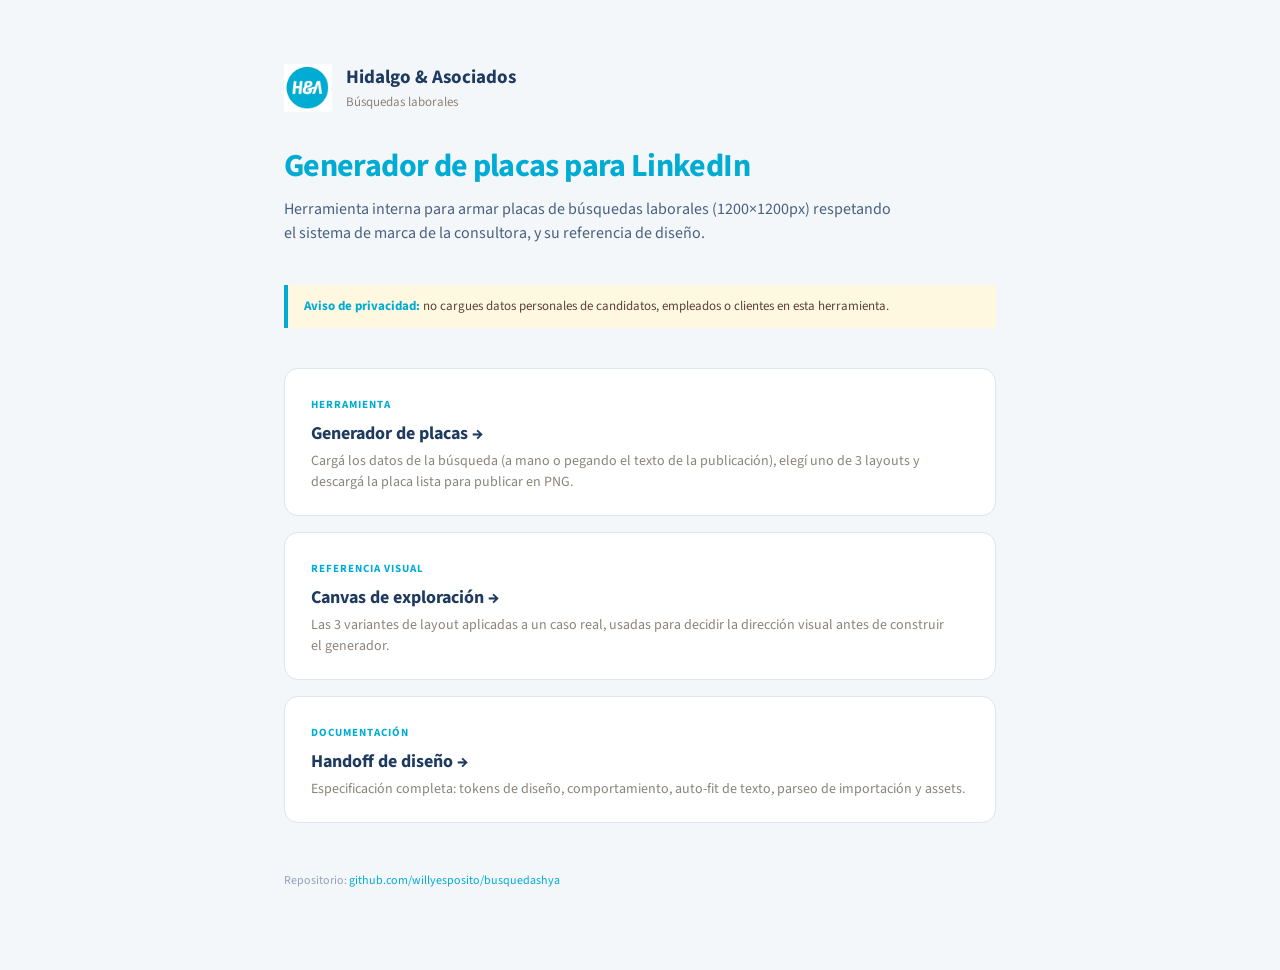
<file: index.html>
<!DOCTYPE html>
<html lang="es">
<head>
<meta charset="utf-8">
<meta name="viewport" content="width=device-width, initial-scale=1">
<title>Búsquedas H&A — Generador de placas LinkedIn</title>
<link rel="stylesheet" href="_ds/colors_and_type.css">
<style>
  body { background: #F4F7FA; font-family: 'Source Sans Pro', Arial, sans-serif; }
  .wrap { max-width: 760px; margin: 0 auto; padding: 64px 24px 80px 24px; }
  .brand { display: flex; align-items: center; gap: 14px; margin-bottom: 36px; }
  .brand img { width: 48px; height: 48px; }
  .brand div { font-size: 13px; color: #8C837B; }
  .brand strong { display: block; font-size: 19px; color: #1E3A5F; font-weight: 700; }
  h1 { font-size: 32px; font-weight: 700; color: #00ACD4; line-height: 1.15; margin-bottom: 12px; }
  .lede { font-size: 16px; color: #4A6080; line-height: 1.5; max-width: 620px; margin-bottom: 40px; }
  .notice {
    background: #FFF8E1; border-left: 4px solid #00ACD4; padding: 12px 16px;
    font-size: 13px; color: #5D4037; line-height: 1.5; margin-bottom: 40px;
  }
  .notice strong { color: #00ACD4; }
  .cards { display: flex; flex-direction: column; gap: 16px; }
  .card {
    display: block; text-decoration: none; background: #FFFFFF; border: 1px solid #DDE5EF;
    border-radius: 14px; padding: 22px 26px; transition: border-color 0.2s, box-shadow 0.2s;
  }
  .card:hover { border-color: #00ACD4; box-shadow: 0 4px 16px rgba(30,58,95,0.10); }
  .card .tag {
    display: inline-block; font-size: 11px; font-weight: 700; text-transform: uppercase;
    letter-spacing: 0.09em; color: #00ACD4; margin-bottom: 8px;
  }
  .card h2 { font-size: 18px; font-weight: 700; color: #1E3A5F; margin-bottom: 6px; }
  .card p { font-size: 14px; color: #8C837B; line-height: 1.5; }
  .footer-note { margin-top: 48px; font-size: 12px; color: #8FA3BA; line-height: 1.6; }
  .footer-note a { color: #00ACD4; }
</style>
</head>
<body>
<div class="wrap">
  <div class="brand">
    <img src="assets/logo-consultora.png" alt="H&amp;A">
    <div><strong>Hidalgo &amp; Asociados</strong>Búsquedas laborales</div>
  </div>

  <h1>Generador de placas para LinkedIn</h1>
  <p class="lede">Herramienta interna para armar placas de búsquedas laborales (1200×1200px) respetando el sistema de marca de la consultora, y su referencia de diseño.</p>

  <div class="notice"><strong>Aviso de privacidad:</strong> no cargues datos personales de candidatos, empleados o clientes en esta herramienta.</div>

  <div class="cards">
    <a class="card" href="generador-de-placas.html">
      <div class="tag">Herramienta</div>
      <h2>Generador de placas &rarr;</h2>
      <p>Cargá los datos de la búsqueda (a mano o pegando el texto de la publicación), elegí uno de 3 layouts y descargá la placa lista para publicar en PNG.</p>
    </a>
    <a class="card" href="publicaciones-linkedin.html">
      <div class="tag">Referencia visual</div>
      <h2>Canvas de exploración &rarr;</h2>
      <p>Las 3 variantes de layout aplicadas a un caso real, usadas para decidir la dirección visual antes de construir el generador.</p>
    </a>
    <a class="card" href="README.md">
      <div class="tag">Documentación</div>
      <h2>Handoff de diseño &rarr;</h2>
      <p>Especificación completa: tokens de diseño, comportamiento, auto-fit de texto, parseo de importación y assets.</p>
    </a>
  </div>

  <div class="footer-note">Repositorio: <a href="https://github.com/willyesposito/busquedashya">github.com/willyesposito/busquedashya</a></div>
</div>
</body>
</html>
</file>
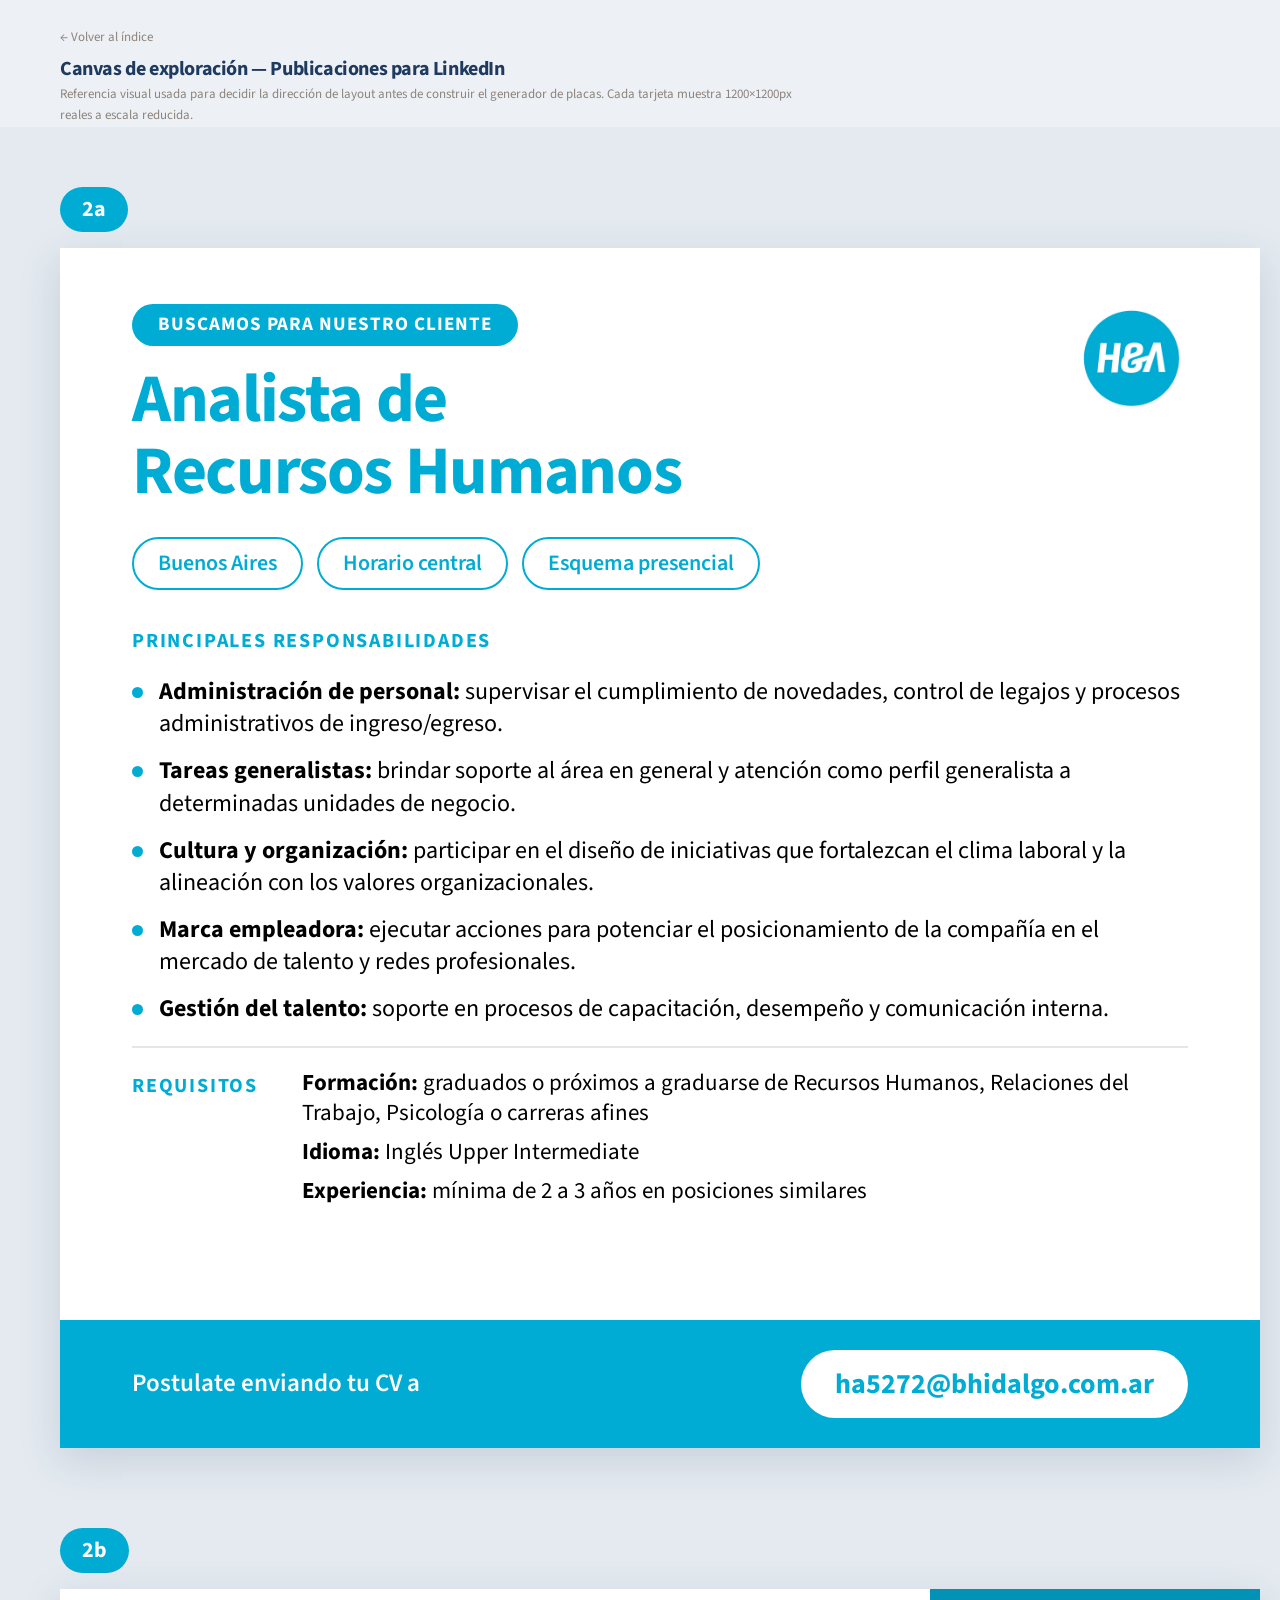
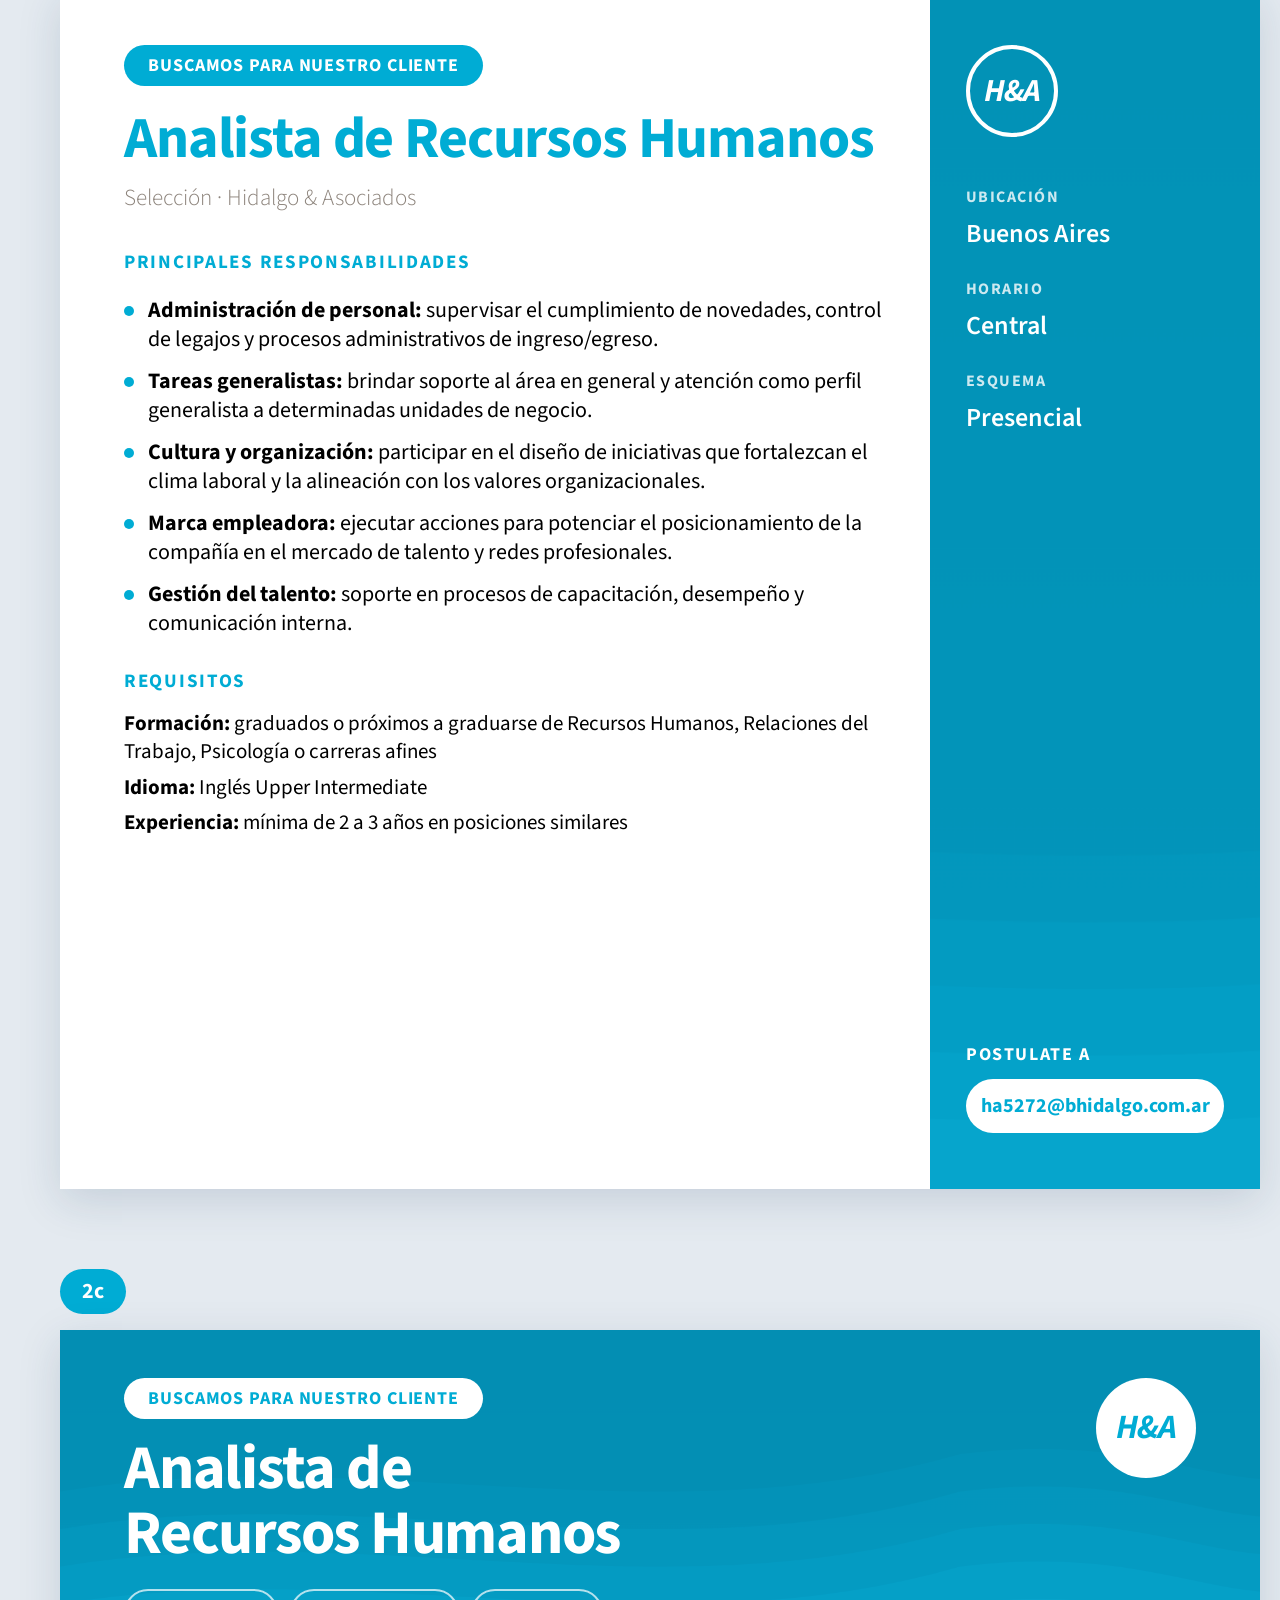
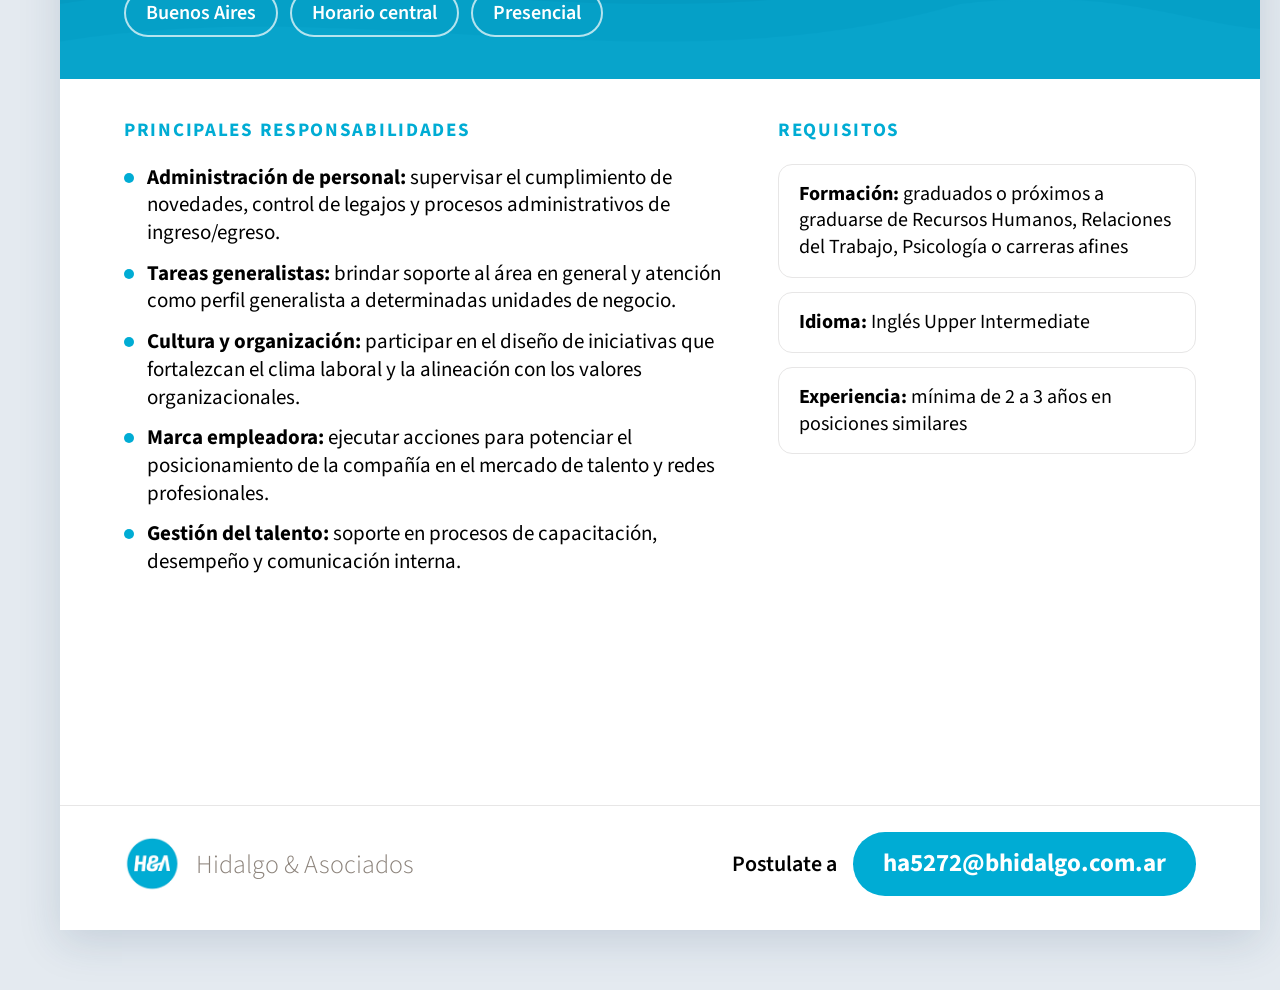
<file: publicaciones-linkedin.html>
<!DOCTYPE html>
<html lang="es">
<head>
<meta charset="utf-8">
<meta name="viewport" content="width=device-width, initial-scale=1">
<title>Publicaciones LinkedIn · Referencia visual · Hidalgo &amp; Asociados</title>
<link rel="stylesheet" href="_ds/colors_and_type.css">
<style>
  body { background: #EDF1F5; }
  .page-header { padding: 24px 60px 0 60px; font-family: 'Source Sans Pro', Arial, sans-serif; }
  .page-header a { font-size: 13px; color: #8C837B; text-decoration: none; }
  .page-header a:hover { color: #00ACD4; }
  .page-header h1 { font-size: 20px; font-weight: 700; color: #1E3A5F; margin-top: 10px; }
  .page-header p { font-size: 13px; color: #8C837B; margin-top: 4px; max-width: 760px; }
</style>
</head>
<body>
<div class="page-header">
  <a href="index.html">&larr; Volver al índice</a>
  <h1>Canvas de exploración — Publicaciones para LinkedIn</h1>
  <p>Referencia visual usada para decidir la dirección de layout antes de construir el <a href="generador-de-placas.html">generador de placas</a>. Cada tarjeta muestra 1200×1200px reales a escala reducida.</p>
</div>
<section data-screen-label="Turno 2 — Contenido completo" style="display:flex; flex-wrap:wrap; gap:80px; padding:60px; align-items:flex-start; background:#E4EAF0;">

  <!-- ═══════════ OPCIÓN 2a — Clásica blanca, contenido completo ═══════════ -->
  <div id="2a" style="display:flex; flex-direction:column; gap:16px;">
    <a href="#2a" style="display:inline-flex; align-self:flex-start; background:#00ACD4; color:#FFFFFF; font-family:'Source Sans Pro',Arial,sans-serif; font-weight:700; font-size:22px; padding:6px 22px; border-radius:9999px; text-decoration:none;">2a</a>
    <div data-screen-label="Opción 2a" style="width:1200px; height:1200px; background:#FFFFFF; position:relative; overflow:hidden; font-family:'Source Sans Pro',Arial,sans-serif; box-shadow:0 12px 40px rgba(30,58,95,0.15); display:flex; flex-direction:column;">
      <div style="padding:56px 72px 0 72px; display:flex; justify-content:space-between; align-items:flex-start;">
        <div style="display:flex; flex-direction:column; gap:18px;">
          <div style="display:inline-flex; align-self:flex-start; background:#00ACD4; color:#FFFFFF; border-radius:9999px; padding:7px 26px; font-size:19px; font-weight:700; letter-spacing:0.05em; text-transform:uppercase;">Buscamos para nuestro cliente</div>
          <div style="font-size:68px; font-weight:700; line-height:1.05; letter-spacing:-0.02em; color:#00ACD4;">Analista de<br>Recursos Humanos</div>
        </div>
        <img src="assets/logo-consultora.png" alt="H&amp;A" style="width:110px; height:110px;">
      </div>
      <div style="margin:30px 72px 0 72px; display:flex; gap:14px;">
        <div style="border:2px solid #00ACD4; color:#00ACD4; border-radius:9999px; padding:8px 24px; font-size:22px; font-weight:600;">Buenos Aires</div>
        <div style="border:2px solid #00ACD4; color:#00ACD4; border-radius:9999px; padding:8px 24px; font-size:22px; font-weight:600;">Horario central</div>
        <div style="border:2px solid #00ACD4; color:#00ACD4; border-radius:9999px; padding:8px 24px; font-size:22px; font-weight:600;">Esquema presencial</div>
      </div>
      <div style="flex:1; padding:36px 72px 0 72px; display:flex; flex-direction:column; gap:20px;">
        <div style="font-size:20px; font-weight:700; text-transform:uppercase; letter-spacing:0.09em; color:#00ACD4;">Principales responsabilidades</div>
        <div style="display:flex; flex-direction:column; gap:15px; font-size:24px; line-height:1.34; color:#000000;">
          <div style="display:flex; gap:16px;"><div style="width:11px; height:11px; border-radius:50%; background:#00ACD4; margin-top:11px; flex-shrink:0;"></div><div><strong>Administración de personal:</strong> supervisar el cumplimiento de novedades, control de legajos y procesos administrativos de ingreso/egreso.</div></div>
          <div style="display:flex; gap:16px;"><div style="width:11px; height:11px; border-radius:50%; background:#00ACD4; margin-top:11px; flex-shrink:0;"></div><div><strong>Tareas generalistas:</strong> brindar soporte al área en general y atención como perfil generalista a determinadas unidades de negocio.</div></div>
          <div style="display:flex; gap:16px;"><div style="width:11px; height:11px; border-radius:50%; background:#00ACD4; margin-top:11px; flex-shrink:0;"></div><div><strong>Cultura y organización:</strong> participar en el diseño de iniciativas que fortalezcan el clima laboral y la alineación con los valores organizacionales.</div></div>
          <div style="display:flex; gap:16px;"><div style="width:11px; height:11px; border-radius:50%; background:#00ACD4; margin-top:11px; flex-shrink:0;"></div><div><strong>Marca empleadora:</strong> ejecutar acciones para potenciar el posicionamiento de la compañía en el mercado de talento y redes profesionales.</div></div>
          <div style="display:flex; gap:16px;"><div style="width:11px; height:11px; border-radius:50%; background:#00ACD4; margin-top:11px; flex-shrink:0;"></div><div><strong>Gestión del talento:</strong> soporte en procesos de capacitación, desempeño y comunicación interna.</div></div>
        </div>
        <div style="height:2px; background:#E7E6E6;"></div>
        <div style="display:flex; gap:44px;">
          <div style="font-size:20px; font-weight:700; text-transform:uppercase; letter-spacing:0.09em; color:#00ACD4; padding-top:3px; flex-shrink:0;">Requisitos</div>
          <div style="display:flex; flex-direction:column; gap:8px; font-size:23px; line-height:1.34; color:#000000;">
            <div><strong>Formación:</strong> graduados o próximos a graduarse de Recursos Humanos, Relaciones del Trabajo, Psicología o carreras afines</div>
            <div><strong>Idioma:</strong> Inglés Upper Intermediate</div>
            <div><strong>Experiencia:</strong> mínima de 2 a 3 años en posiciones similares</div>
          </div>
        </div>
      </div>
      <div style="background:#00ACD4; padding:30px 72px; display:flex; justify-content:space-between; align-items:center; margin-top:28px;">
        <div style="color:#FFFFFF; font-size:25px; font-weight:600;">Postulate enviando tu CV a</div>
        <div style="background:#FFFFFF; color:#00ACD4; border-radius:9999px; padding:13px 34px; font-size:28px; font-weight:700;">ha5272@bhidalgo.com.ar</div>
      </div>
    </div>
  </div>

  <!-- ═══════════ OPCIÓN 2b — Panel lateral celeste, contenido completo ═══════════ -->
  <div id="2b" style="display:flex; flex-direction:column; gap:16px;">
    <a href="#2b" style="display:inline-flex; align-self:flex-start; background:#00ACD4; color:#FFFFFF; font-family:'Source Sans Pro',Arial,sans-serif; font-weight:700; font-size:22px; padding:6px 22px; border-radius:9999px; text-decoration:none;">2b</a>
    <div data-screen-label="Opción 2b" style="width:1200px; height:1200px; background:#FFFFFF; position:relative; overflow:hidden; font-family:'Source Sans Pro',Arial,sans-serif; box-shadow:0 12px 40px rgba(30,58,95,0.15); display:flex;">
      <div style="flex:1; padding:56px 48px 52px 64px; display:flex; flex-direction:column;">
        <div style="display:inline-flex; align-self:flex-start; background:#00ACD4; color:#FFFFFF; border-radius:9999px; padding:7px 24px; font-size:18px; font-weight:700; letter-spacing:0.05em; text-transform:uppercase;">Buscamos para nuestro cliente</div>
        <div style="font-size:58px; font-weight:700; line-height:1.08; letter-spacing:-0.02em; color:#00ACD4; margin-top:22px;">Analista de Recursos Humanos</div>
        <div style="font-size:23px; font-weight:300; color:#8C837B; margin-top:10px;">Selección · Hidalgo &amp; Asociados</div>
        <div style="font-size:19px; font-weight:700; text-transform:uppercase; letter-spacing:0.09em; color:#00ACD4; margin-top:34px;">Principales responsabilidades</div>
        <div style="display:flex; flex-direction:column; gap:13px; font-size:22px; line-height:1.32; color:#000000; margin-top:18px;">
          <div style="display:flex; gap:14px;"><div style="width:10px; height:10px; border-radius:50%; background:#00ACD4; margin-top:10px; flex-shrink:0;"></div><div><strong>Administración de personal:</strong> supervisar el cumplimiento de novedades, control de legajos y procesos administrativos de ingreso/egreso.</div></div>
          <div style="display:flex; gap:14px;"><div style="width:10px; height:10px; border-radius:50%; background:#00ACD4; margin-top:10px; flex-shrink:0;"></div><div><strong>Tareas generalistas:</strong> brindar soporte al área en general y atención como perfil generalista a determinadas unidades de negocio.</div></div>
          <div style="display:flex; gap:14px;"><div style="width:10px; height:10px; border-radius:50%; background:#00ACD4; margin-top:10px; flex-shrink:0;"></div><div><strong>Cultura y organización:</strong> participar en el diseño de iniciativas que fortalezcan el clima laboral y la alineación con los valores organizacionales.</div></div>
          <div style="display:flex; gap:14px;"><div style="width:10px; height:10px; border-radius:50%; background:#00ACD4; margin-top:10px; flex-shrink:0;"></div><div><strong>Marca empleadora:</strong> ejecutar acciones para potenciar el posicionamiento de la compañía en el mercado de talento y redes profesionales.</div></div>
          <div style="display:flex; gap:14px;"><div style="width:10px; height:10px; border-radius:50%; background:#00ACD4; margin-top:10px; flex-shrink:0;"></div><div><strong>Gestión del talento:</strong> soporte en procesos de capacitación, desempeño y comunicación interna.</div></div>
        </div>
        <div style="font-size:19px; font-weight:700; text-transform:uppercase; letter-spacing:0.09em; color:#00ACD4; margin-top:30px;">Requisitos</div>
        <div style="display:flex; flex-direction:column; gap:8px; font-size:21px; line-height:1.32; color:#000000; margin-top:14px;">
          <div><strong>Formación:</strong> graduados o próximos a graduarse de Recursos Humanos, Relaciones del Trabajo, Psicología o carreras afines</div>
          <div><strong>Idioma:</strong> Inglés Upper Intermediate</div>
          <div><strong>Experiencia:</strong> mínima de 2 a 3 años en posiciones similares</div>
        </div>
      </div>
      <div style="width:330px; background:#00ACD4; position:relative; display:flex; flex-direction:column; padding:56px 36px; color:#FFFFFF;">
        <div style="position:absolute; inset:0; background-image:url('assets/bg-olas-apiladas.png'); background-size:cover; background-position:center; opacity:0.18;"></div>
        <div style="position:relative; display:flex; flex-direction:column; gap:32px; flex:1;">
          <div style="width:92px; height:92px; border-radius:50%; border:4px solid #FFFFFF; display:flex; align-items:center; justify-content:center; font-weight:700; font-style:italic; font-size:32px; letter-spacing:-1px;">H&amp;A</div>
          <div style="display:flex; flex-direction:column; gap:24px; margin-top:16px;">
            <div><div style="font-size:16px; font-weight:700; text-transform:uppercase; letter-spacing:0.09em; opacity:0.8;">Ubicación</div><div style="font-size:26px; font-weight:600; margin-top:5px;">Buenos Aires</div></div>
            <div><div style="font-size:16px; font-weight:700; text-transform:uppercase; letter-spacing:0.09em; opacity:0.8;">Horario</div><div style="font-size:26px; font-weight:600; margin-top:5px;">Central</div></div>
            <div><div style="font-size:16px; font-weight:700; text-transform:uppercase; letter-spacing:0.09em; opacity:0.8;">Esquema</div><div style="font-size:26px; font-weight:600; margin-top:5px;">Presencial</div></div>
          </div>
          <div style="margin-top:auto; display:flex; flex-direction:column; gap:11px;">
            <div style="font-size:18px; font-weight:700; text-transform:uppercase; letter-spacing:0.09em;">Postulate a</div>
            <div style="background:#FFFFFF; color:#00ACD4; border-radius:9999px; padding:12px 6px; font-size:20px; font-weight:700; text-align:center;">ha5272@bhidalgo.com.ar</div>
          </div>
        </div>
      </div>
    </div>
  </div>

  <!-- ═══════════ OPCIÓN 2c — Hero celeste, contenido completo ═══════════ -->
  <div id="2c" style="display:flex; flex-direction:column; gap:16px;">
    <a href="#2c" style="display:inline-flex; align-self:flex-start; background:#00ACD4; color:#FFFFFF; font-family:'Source Sans Pro',Arial,sans-serif; font-weight:700; font-size:22px; padding:6px 22px; border-radius:9999px; text-decoration:none;">2c</a>
    <div data-screen-label="Opción 2c" style="width:1200px; height:1200px; background:#FFFFFF; position:relative; overflow:hidden; font-family:'Source Sans Pro',Arial,sans-serif; box-shadow:0 12px 40px rgba(30,58,95,0.15); display:flex; flex-direction:column;">
      <div style="background:#00ACD4; position:relative; padding:48px 64px 42px 64px; color:#FFFFFF; overflow:hidden;">
        <div style="position:absolute; inset:0; background-image:url('assets/bg-olas-apiladas.png'); background-size:cover; background-position:center bottom; opacity:0.22;"></div>
        <div style="position:relative; display:flex; justify-content:space-between; align-items:flex-start;">
          <div style="display:flex; flex-direction:column; gap:18px;">
            <div style="display:inline-flex; align-self:flex-start; background:#FFFFFF; color:#00ACD4; border-radius:9999px; padding:7px 24px; font-size:18px; font-weight:700; letter-spacing:0.05em; text-transform:uppercase;">Buscamos para nuestro cliente</div>
            <div style="font-size:62px; font-weight:700; line-height:1.05; letter-spacing:-0.02em;">Analista de<br>Recursos Humanos</div>
            <div style="display:flex; gap:12px; margin-top:4px;">
              <div style="border:2px solid rgba(255,255,255,0.7); border-radius:9999px; padding:7px 20px; font-size:20px; font-weight:600;">Buenos Aires</div>
              <div style="border:2px solid rgba(255,255,255,0.7); border-radius:9999px; padding:7px 20px; font-size:20px; font-weight:600;">Horario central</div>
              <div style="border:2px solid rgba(255,255,255,0.7); border-radius:9999px; padding:7px 20px; font-size:20px; font-weight:600;">Presencial</div>
            </div>
          </div>
          <div style="width:100px; height:100px; border-radius:50%; background:#FFFFFF; display:flex; align-items:center; justify-content:center; color:#00ACD4; font-weight:700; font-style:italic; font-size:34px; letter-spacing:-1px; flex-shrink:0;">H&amp;A</div>
        </div>
      </div>
      <div style="flex:1; padding:38px 64px 0 64px; display:grid; grid-template-columns:1.45fr 1fr; gap:48px;">
        <div>
          <div style="font-size:19px; font-weight:700; text-transform:uppercase; letter-spacing:0.09em; color:#00ACD4;">Principales responsabilidades</div>
          <div style="display:flex; flex-direction:column; gap:13px; font-size:21px; line-height:1.32; color:#000000; margin-top:18px;">
            <div style="display:flex; gap:13px;"><div style="width:10px; height:10px; border-radius:50%; background:#00ACD4; margin-top:9px; flex-shrink:0;"></div><div><strong>Administración de personal:</strong> supervisar el cumplimiento de novedades, control de legajos y procesos administrativos de ingreso/egreso.</div></div>
            <div style="display:flex; gap:13px;"><div style="width:10px; height:10px; border-radius:50%; background:#00ACD4; margin-top:9px; flex-shrink:0;"></div><div><strong>Tareas generalistas:</strong> brindar soporte al área en general y atención como perfil generalista a determinadas unidades de negocio.</div></div>
            <div style="display:flex; gap:13px;"><div style="width:10px; height:10px; border-radius:50%; background:#00ACD4; margin-top:9px; flex-shrink:0;"></div><div><strong>Cultura y organización:</strong> participar en el diseño de iniciativas que fortalezcan el clima laboral y la alineación con los valores organizacionales.</div></div>
            <div style="display:flex; gap:13px;"><div style="width:10px; height:10px; border-radius:50%; background:#00ACD4; margin-top:9px; flex-shrink:0;"></div><div><strong>Marca empleadora:</strong> ejecutar acciones para potenciar el posicionamiento de la compañía en el mercado de talento y redes profesionales.</div></div>
            <div style="display:flex; gap:13px;"><div style="width:10px; height:10px; border-radius:50%; background:#00ACD4; margin-top:9px; flex-shrink:0;"></div><div><strong>Gestión del talento:</strong> soporte en procesos de capacitación, desempeño y comunicación interna.</div></div>
          </div>
        </div>
        <div style="display:flex; flex-direction:column;">
          <div style="font-size:19px; font-weight:700; text-transform:uppercase; letter-spacing:0.09em; color:#00ACD4;">Requisitos</div>
          <div style="display:flex; flex-direction:column; gap:14px; font-size:20px; line-height:1.34; color:#000000; margin-top:18px;">
            <div style="border:1px solid #E7E6E6; border-radius:14px; padding:16px 20px;"><strong>Formación:</strong> graduados o próximos a graduarse de Recursos Humanos, Relaciones del Trabajo, Psicología o carreras afines</div>
            <div style="border:1px solid #E7E6E6; border-radius:14px; padding:16px 20px;"><strong>Idioma:</strong> Inglés Upper Intermediate</div>
            <div style="border:1px solid #E7E6E6; border-radius:14px; padding:16px 20px;"><strong>Experiencia:</strong> mínima de 2 a 3 años en posiciones similares</div>
          </div>
        </div>
      </div>
      <div style="padding:26px 64px 34px 64px; display:flex; justify-content:space-between; align-items:center; border-top:1px solid #E7E6E6; margin-top:28px;">
        <div style="display:flex; align-items:center; gap:14px;">
          <img src="assets/logo-consultora.png" alt="H&amp;A" style="width:58px; height:58px;">
          <div style="font-weight:300; font-size:26px; color:#8C837B;">Hidalgo &amp; Asociados</div>
        </div>
        <div style="display:flex; align-items:center; gap:16px;">
          <div style="font-size:22px; font-weight:600; color:#000000;">Postulate a</div>
          <div style="background:#00ACD4; color:#FFFFFF; border-radius:9999px; padding:13px 30px; font-size:25px; font-weight:700;">ha5272@bhidalgo.com.ar</div>
        </div>
      </div>
    </div>
  </div>

</section>
</body>
</html>
</file>
<file: _ds/colors_and_type.css>
/**
 * Hidalgo & Asociados — Design System Tokens
 * colors_and_type.css
 * Versión: 2.0 — Mayo 2026
 *
 * Uso:
 *   <link rel="stylesheet" href="colors_and_type.css">
 *   <link href="https://fonts.googleapis.com/css2?family=Source+Sans+Pro:wght@300;400;600;700&display=swap" rel="stylesheet">
 */

/* ═══════════════════════════════════════════════════
   0. GOOGLE FONTS IMPORT
   ═══════════════════════════════════════════════════ */
@import url('https://fonts.googleapis.com/css2?family=Source+Sans+Pro:ital,wght@0,300;0,400;0,600;0,700;1,300;1,400&display=swap');

/* Fuentes de producto para herramientas web internas (§10): DM Serif Display + Plus Jakarta Sans */
@import url('https://fonts.googleapis.com/css2?family=DM+Serif+Display:ital@0;1&family=Plus+Jakarta+Sans:ital,wght@0,400;0,500;0,600;0,700;0,800;1,400&display=swap');

/* Sistema de herramientas web internas de Payroll (tokens + dark mode) */
@import url('tools.css');

/* ═══════════════════════════════════════════════════
   1. BASE TOKENS
   ═══════════════════════════════════════════════════ */
:root {

  /* ─── Brand Colors ─── */
  --hya-celeste:        #00ACD4;   /* Celeste H&A primario — ancla visual */
  --hya-celeste-dark:   #0090B4;   /* Hover/active del celeste */
  --hya-celeste-deeper: #007896;   /* Pressed / extra contrast */
  --hya-celeste-dim:    rgba(0, 172, 212, 0.12);
  --hya-celeste-glow:   rgba(0, 172, 212, 0.25);
  --hya-celeste-border: rgba(0, 172, 212, 0.30);

  --hya-gris:           #8C837B;   /* Gris cálido wordmark */
  --hya-gris-light:     #B0A8A2;   /* Gris claro muted */
  --hya-negro:          #000000;   /* Cuerpo texto */
  --hya-blanco:         #FFFFFF;   /* Fondos, negativos */
  --hya-off:            #F4F7FA;   /* Off-white para fondos de app */
  --hya-border:         #E7E6E6;   /* Borde estándar */
  --hya-border-soft:    #EEF3F8;   /* Borde sutil */

  /* ─── Extended Digital Palette (portal interno) ─── */
  --hya-navy:           #1E3A5F;   /* Navy primario para headers oscuros */
  --hya-navy-deep:      #0F2133;   /* Navy profundo */
  --hya-navy-mid:       #2A4F7A;   /* Navy intermedio */
  --hya-text-1:         #1E3A5F;   /* Texto principal digital */
  --hya-text-2:         #4A6080;   /* Texto secundario digital */
  --hya-text-3:         #8FA3BA;   /* Texto terciario / placeholder */

  /* ─── Service Logo Colors (área-specific, NOT brand colors) ─── */
  --hya-payroll:        #5CB85C;   /* Payroll y Administración */
  --hya-seleccion:      #7B2FBE;   /* Selección */
  --hya-coaching:       #F59E0B;   /* Transición de Carrera y Coaching */
  --hya-eventual:       #E85518;   /* Personal Eventual */

  /* ─── Vendor Colors (solo en slides dedicadas al vendor) ─── */
  --vendor-monday:      #6161FF;   /* monday.com */
  --vendor-monday-dark: #2C2C83;
  --vendor-monday-bg:   #F2F3FE;

  /* ─── Semantic Roles ─── */
  --color-primary:         var(--hya-celeste);
  --color-primary-hover:   var(--hya-celeste-dark);
  --color-primary-active:  var(--hya-celeste-deeper);
  --color-primary-dim:     var(--hya-celeste-dim);

  --color-text:            var(--hya-negro);
  --color-text-muted:      var(--hya-gris);
  --color-text-light:      var(--hya-gris-light);
  --color-bg:              var(--hya-blanco);
  --color-bg-subtle:       var(--hya-off);
  --color-surface:         var(--hya-blanco);
  --color-border:          var(--hya-border);
  --color-link:            var(--hya-celeste);
  --color-link-hover:      var(--hya-celeste-dark);

  --color-heading:         var(--hya-celeste);
  --color-wordmark:        var(--hya-gris);

  /* ─── Status Colors (para apps internas) ─── */
  --color-success:      #22C55E;
  --color-success-dim:  rgba(34, 197, 94, 0.1);
  --color-warning:      #F59E0B;
  --color-warning-dim:  rgba(245, 158, 11, 0.12);
  --color-error:        #E85518;
  --color-error-dim:    rgba(232, 85, 24, 0.1);
  --color-info:         var(--hya-celeste);
  --color-info-dim:     var(--hya-celeste-dim);

  /* ═══════════════════════════════════════════════════
     2. TYPOGRAPHY
     ═══════════════════════════════════════════════════ */

  /* ─── Font Families ─── */
  --font:           'Source Sans Pro', Arial, Helvetica, sans-serif;
  --font-fallback:  Arial, Helvetica, sans-serif;
  /* Internal digital products only: */
  --font-digital:   'Plus Jakarta Sans', 'Source Sans Pro', system-ui, sans-serif;
  --font-display:   'DM Serif Display', Georgia, serif;

  /* ─── Font Weights ─── */
  --fw-light:       300;   /* @kind font */
  --fw-regular:     400;   /* @kind font */
  --fw-semibold:    600;   /* @kind font */
  --fw-bold:        700;   /* @kind font */

  /* ─── Font Sizes — PPT / Large Format (base 16px) ─── */
  --text-xs:        11px;
  --text-sm:        13px;
  --text-base:      16px;
  --text-lg:        18px;
  --text-xl:        20px;
  --text-2xl:       24px;
  --text-3xl:       32px;
  --text-4xl:       40px;
  --text-5xl:       56px;

  /* ─── Line Heights ─── */
  --lh-tight:       1.1;    /* @kind other */
  --lh-snug:        1.3;    /* @kind other */
  --lh-normal:      1.5;    /* @kind other */
  --lh-relaxed:     1.65;   /* @kind other */

  /* ─── Letter Spacing ─── */
  --ls-tight:       -0.02em;   /* @kind other */
  --ls-normal:      0;         /* @kind other */
  --ls-wide:        0.05em;    /* @kind other */
  --ls-wider:       0.09em;    /* @kind other */
  --ls-widest:      0.12em;    /* @kind other */

  /* ═══════════════════════════════════════════════════
     3. SPACING
     ═══════════════════════════════════════════════════ */
  --sp-0:    0px;
  --sp-1:    4px;
  --sp-2:    8px;
  --sp-3:    12px;
  --sp-4:    16px;
  --sp-5:    20px;
  --sp-6:    24px;
  --sp-8:    32px;
  --sp-10:   40px;
  --sp-12:   48px;
  --sp-16:   64px;
  --sp-20:   80px;
  --sp-24:   96px;

  /* ═══════════════════════════════════════════════════
     4. BORDER RADII
     ═══════════════════════════════════════════════════ */
  --r-xs:    4px;
  --r-sm:    8px;
  --r:       14px;
  --r-lg:    20px;
  --r-xl:    28px;
  --r-full:  9999px;   /* Pills, círculos */

  /* ═══════════════════════════════════════════════════
     5. SHADOWS
     ═══════════════════════════════════════════════════ */
  --sh-sm:   0 1px 4px rgba(30, 58, 95, 0.07);
  --sh:      0 4px 16px rgba(30, 58, 95, 0.10);
  --sh-lg:   0 12px 40px rgba(30, 58, 95, 0.15);
  --sh-xl:   0 20px 60px rgba(30, 58, 95, 0.20);
  --sh-celeste: 0 8px 28px rgba(0, 172, 212, 0.20);

  /* ═══════════════════════════════════════════════════
     6. ANIMATION
     ═══════════════════════════════════════════════════ */
  --ease:    cubic-bezier(.4, 0, .2, 1);   /* @kind other */
  --t:       0.22s;                        /* @kind other */
  --t-slow:  0.35s;                        /* @kind other */
}

/* ═══════════════════════════════════════════════════
   7. BASE STYLES
   ═══════════════════════════════════════════════════ */
*, *::before, *::after {
  box-sizing: border-box;
  margin: 0;
  padding: 0;
}

body {
  font-family: var(--font);
  font-size: var(--text-base);
  font-weight: var(--fw-regular);
  line-height: var(--lh-normal);
  color: var(--color-text);
  background: var(--color-bg);
  -webkit-font-smoothing: antialiased;
  text-rendering: optimizeLegibility;
}

a {
  color: var(--color-link);
  text-decoration: none;
  transition: color var(--t) var(--ease);
}
a:hover { color: var(--color-link-hover); }

/* ═══════════════════════════════════════════════════
   8. TYPOGRAPHY SCALE
   ═══════════════════════════════════════════════════ */
h1, .h1 {
  font-family: var(--font);
  font-size: var(--text-5xl);
  font-weight: var(--fw-bold);
  line-height: var(--lh-tight);
  letter-spacing: var(--ls-tight);
  color: var(--color-heading);
}

h2, .h2 {
  font-family: var(--font);
  font-size: var(--text-3xl);
  font-weight: var(--fw-bold);
  line-height: var(--lh-snug);
  color: var(--color-heading);
}

h3, .h3 {
  font-size: var(--text-2xl);
  font-weight: var(--fw-semibold);
  line-height: var(--lh-snug);
  color: var(--color-heading);
}

h4, .h4 {
  font-size: var(--text-xl);
  font-weight: var(--fw-semibold);
  color: var(--color-heading);
}

p {
  font-size: var(--text-base);
  line-height: var(--lh-relaxed);
  color: var(--color-text);
  text-wrap: pretty;
}

.text-muted {
  color: var(--color-text-muted);
}

.text-light {
  font-weight: var(--fw-light);
  color: var(--color-wordmark);
}

.wordmark {
  font-weight: var(--fw-light);
  font-size: var(--text-xl);
  color: var(--color-wordmark);
  letter-spacing: var(--ls-normal);
}

.label {
  font-size: var(--text-xs);
  font-weight: var(--fw-bold);
  text-transform: uppercase;
  letter-spacing: var(--ls-wider);
  color: var(--color-primary);
}

/* ═══════════════════════════════════════════════════
   9. LOGO — Isotipo fallback CSS
   ═══════════════════════════════════════════════════ */
.hya-iso {
  border-radius: var(--r-full);
  background: var(--hya-celeste);
  display: inline-flex;
  align-items: center;
  justify-content: center;
  color: var(--hya-blanco);
  font-family: var(--font);
  font-weight: var(--fw-bold);
  letter-spacing: -0.5px;
  flex-shrink: 0;
}
.hya-iso--sm  { width: 36px;  height: 36px;  font-size: 14px; }
.hya-iso--md  { width: 48px;  height: 48px;  font-size: 18px; }
.hya-iso--lg  { width: 64px;  height: 64px;  font-size: 24px; }
.hya-iso--xl  { width: 96px;  height: 96px;  font-size: 36px; letter-spacing: -1px; }

.hya-logo-wordmark {
  display: inline-flex;
  align-items: center;
  gap: 12px;
}

/* ═══════════════════════════════════════════════════
   10. CAPSULE (decorative element)
   ═══════════════════════════════════════════════════ */
.hya-capsule {
  display: inline-flex;
  align-items: center;
  background: var(--hya-celeste);
  color: var(--hya-blanco);
  border-radius: var(--r-full);
  padding: 4px 16px;
  font-size: var(--text-sm);
  font-weight: var(--fw-bold);
  letter-spacing: var(--ls-wide);
  text-transform: uppercase;
}

/* ═══════════════════════════════════════════════════
   11. HEADER ESTÁNDAR
   ═══════════════════════════════════════════════════ */
.hya-header {
  background: var(--hya-blanco);
  padding: 20px 40px;
  display: flex;
  align-items: center;
  justify-content: space-between;
  font-family: var(--font);
  border-bottom: 1px solid var(--hya-border);
}

/* ═══════════════════════════════════════════════════
   12. FOOTER ESTÁNDAR
   ═══════════════════════════════════════════════════ */
.hya-footer {
  background: var(--hya-blanco);
  border-top: 1px solid var(--hya-border);
  padding: 32px 40px;
  color: var(--hya-gris);
  font-family: var(--font);
  font-size: var(--text-sm);
}

/* ═══════════════════════════════════════════════════
   13. PRIVACY NOTICE (obligatorio en HTML interactivos)
   ═══════════════════════════════════════════════════ */
.hya-privacy-notice {
  background: #FFF8E1;
  border-left: 4px solid var(--hya-celeste);
  padding: 12px 16px;
  margin: 16px 0;
  font-family: var(--font);
  font-size: var(--text-sm);
  color: #5D4037;
}
.hya-privacy-notice strong { color: var(--hya-celeste); }

/* ═══════════════════════════════════════════════════
   14. PRINT / PDF OVERRIDES
   ═══════════════════════════════════════════════════ */
@media print {
  body { font-size: 11pt; line-height: 1.4; }
  h1 { font-size: 18pt; }
  h2 { font-size: 14pt; }
  h3 { font-size: 12pt; }
  a { color: var(--hya-celeste); }
}
</file>
